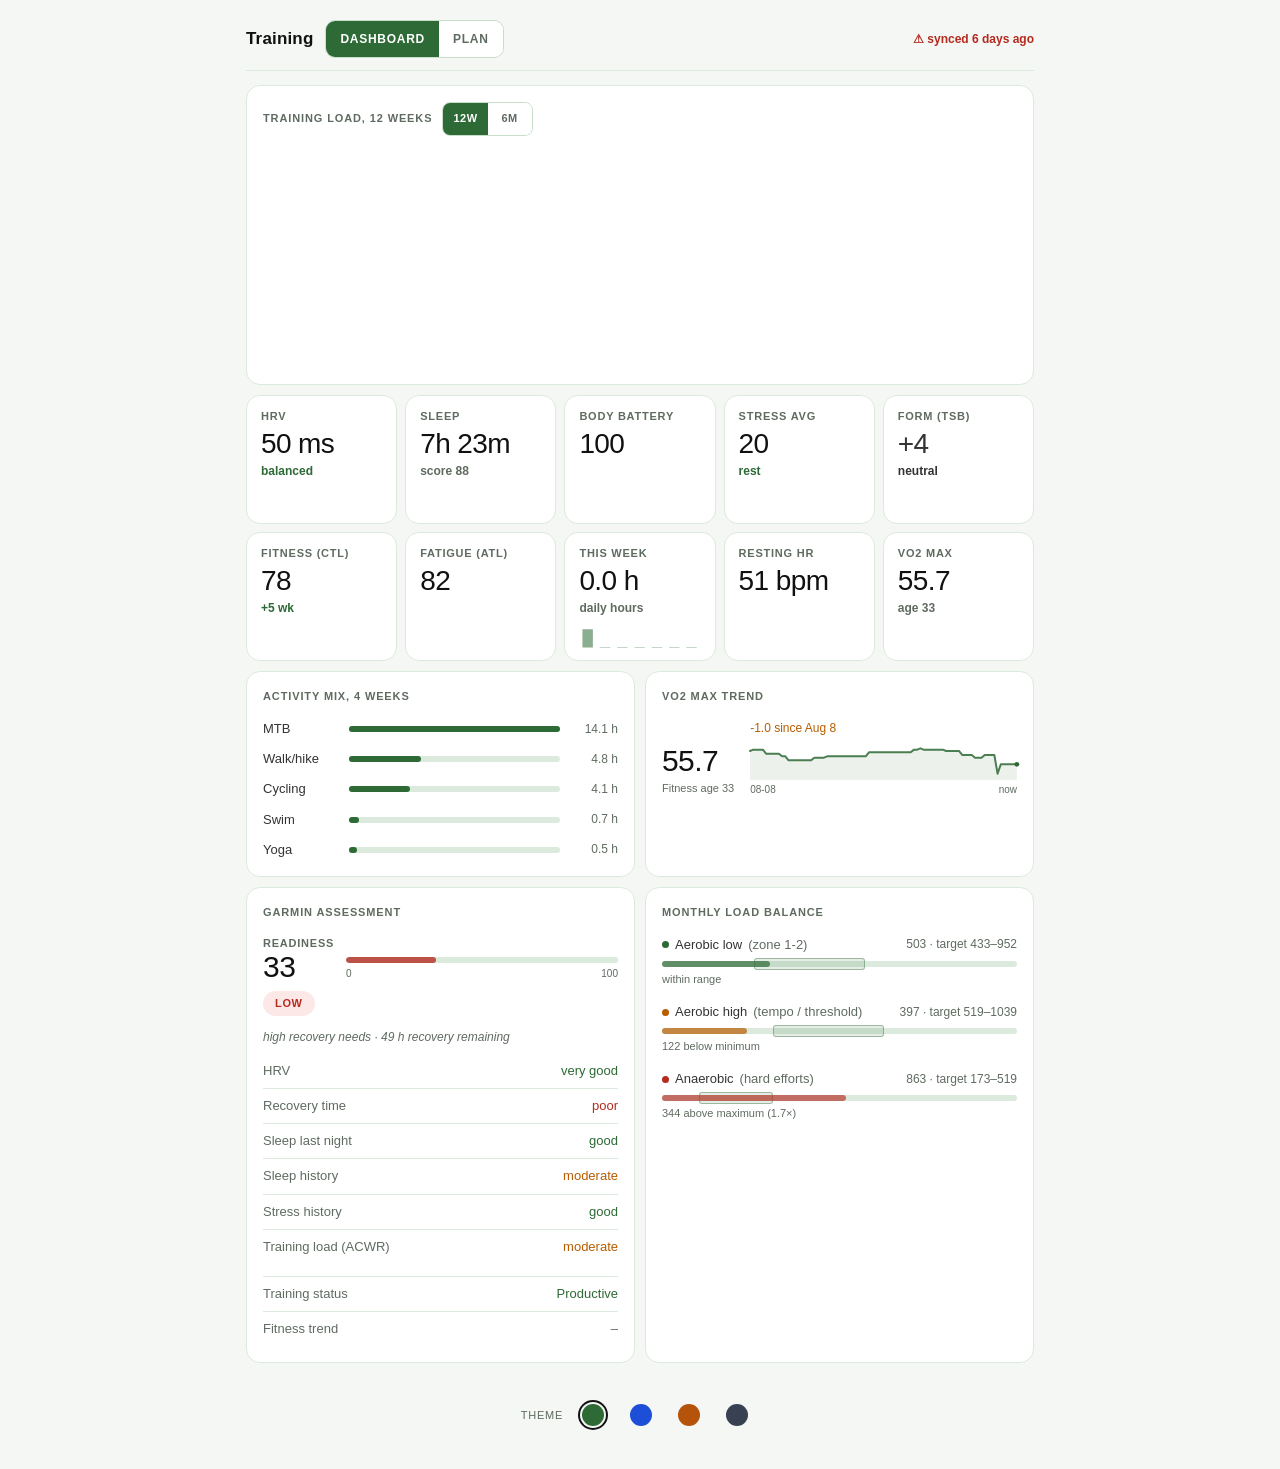
<file: docs/index.html>
<!DOCTYPE html>
<html lang="en">
<head>
<meta charset="utf-8">
<meta name="viewport" content="width=device-width, initial-scale=1, viewport-fit=cover">
<meta name="robots" content="noindex, nofollow">
<meta name="color-scheme" content="light dark">
<meta name="theme-color" content="#f4f7f4" media="(prefers-color-scheme: light)">
<meta name="theme-color" content="#101a11" media="(prefers-color-scheme: dark)">
<meta name="apple-mobile-web-app-capable" content="yes">
<meta name="mobile-web-app-capable" content="yes">
<meta name="apple-mobile-web-app-status-bar-style" content="default">
<meta name="apple-mobile-web-app-title" content="Training">
<meta name="format-detection" content="telephone=no">
<title>Training</title>
<link rel="manifest" href="manifest.webmanifest">
<link rel="icon" href="icon-192.png" type="image/png">
<link rel="apple-touch-icon" href="apple-touch-icon.png">
<link rel="stylesheet" href="style.css">
<script src="theme.js"></script>
<script src="chart.umd.min.js" defer></script>
<script src="shared.js" defer></script>
<script src="dashboard.js" defer></script>
</head>
<body>
<header>
  <h1>Training</h1>
  <nav aria-label="Pages">
    <a href="./" class="nav-link active" aria-current="page">Dashboard</a>
    <a href="plan.html" class="nav-link">Plan</a>
  </nav>
  <span id="synced" class="muted" role="status"></span>
</header>

<main>
<section aria-labelledby="chart-title">
  <div class="chart-head">
    <div class="chart-head-left">
      <h2 id="chart-title">Training load, 12 weeks</h2>
      <div class="range-toggle" role="group" aria-label="Chart range">
        <button type="button" class="range-btn active" data-days="84" aria-pressed="true">12w</button>
        <button type="button" class="range-btn" data-days="182" aria-pressed="false">6m</button>
      </div>
    </div>
    <span id="chart-today-label" class="today-label"></span>
  </div>
  <div class="chart-wrap"><canvas id="loadChart" role="img" aria-label="Daily training load with fitness and fatigue lines"></canvas></div>
</section>

<section class="stats" aria-label="Key metrics">
  <div class="stat" id="card-hrv"     role="button" tabindex="0" aria-expanded="false"></div>
  <div class="stat" id="card-sleep"   role="button" tabindex="0" aria-expanded="false"></div>
  <div class="stat" id="card-battery" role="button" tabindex="0" aria-expanded="false"></div>
  <div class="stat" id="card-stress"  role="button" tabindex="0" aria-expanded="false"></div>
  <div class="stat" id="card-tsb"     role="button" tabindex="0" aria-expanded="false"></div>
  <div class="stat" id="card-ctl"     role="button" tabindex="0" aria-expanded="false"></div>
  <div class="stat" id="card-atl"     role="button" tabindex="0" aria-expanded="false"></div>
  <div class="stat" id="card-week"    role="button" tabindex="0" aria-expanded="false"></div>
  <div class="stat" id="card-rhr"     role="button" tabindex="0" aria-expanded="false"></div>
  <div class="stat" id="card-vo2"     role="button" tabindex="0" aria-expanded="false"></div>
</section>

<div class="two-col">
  <section>
    <h2>Activity mix, 4 weeks</h2>
    <div id="mix"></div>
  </section>
  <section>
    <h2>VO2 max trend</h2>
    <div id="vo2-panel"></div>
  </section>
</div>

<div class="two-col">
  <section>
    <h2>Garmin assessment</h2>
    <div id="garmin-status"></div>
  </section>
  <section>
    <h2>Monthly load balance</h2>
    <div id="load-balance"></div>
  </section>
</div>
</main>

<footer class="theme-switcher" role="group" aria-label="Colour theme">
  <span class="theme-label">Theme</span>
  <button type="button" class="theme-btn" data-theme="green" aria-label="Forest green" style="--swatch:#2d6a35"></button>
  <button type="button" class="theme-btn" data-theme="slate" aria-label="Slate blue"   style="--swatch:#1d4ed8"></button>
  <button type="button" class="theme-btn" data-theme="warm"  aria-label="Warm neutral" style="--swatch:#b45309"></button>
  <button type="button" class="theme-btn" data-theme="mono"  aria-label="Monochrome"   style="--swatch:#374151"></button>
</footer>
</body>
</html>
</file>
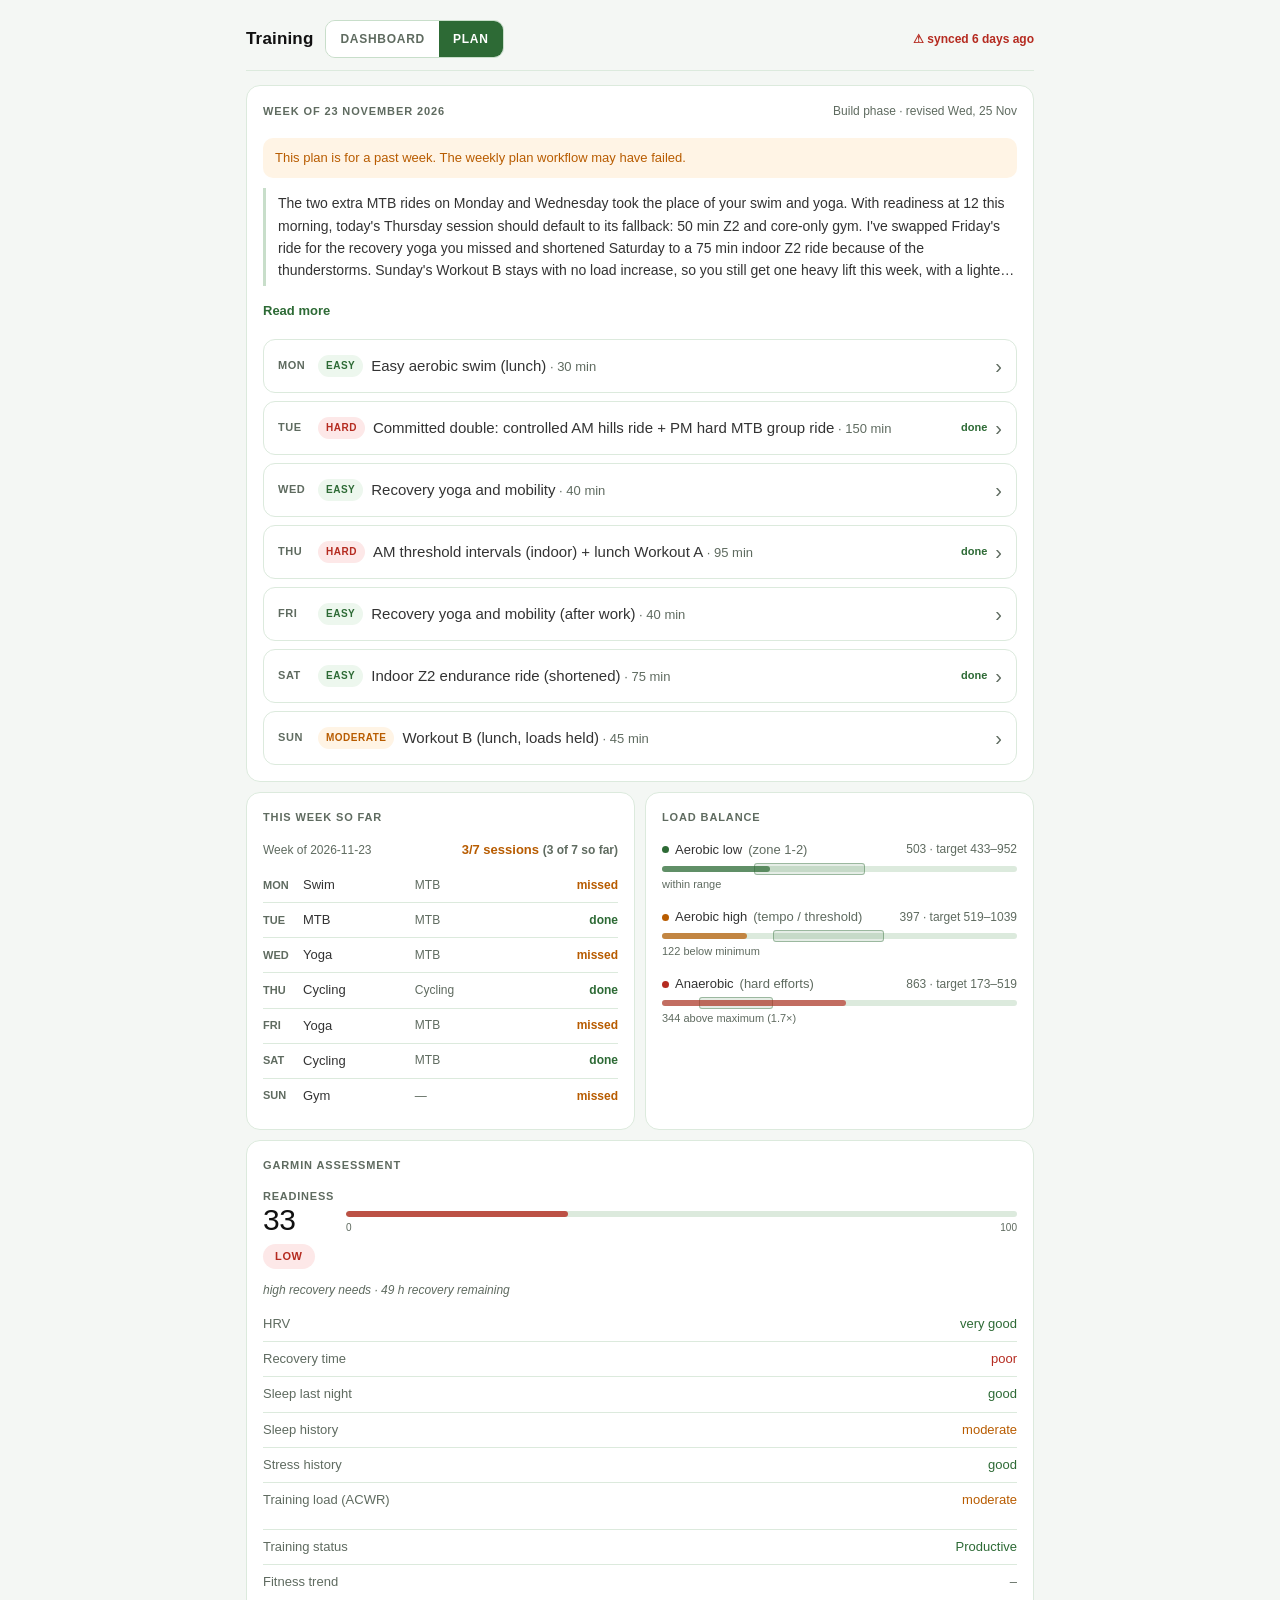
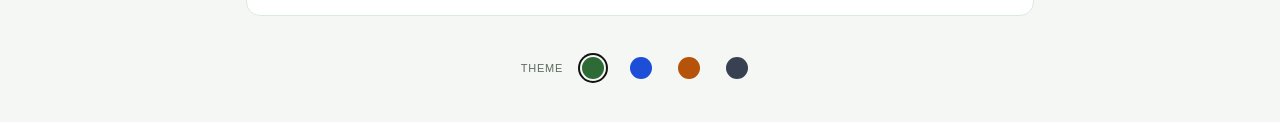
<file: docs/plan.html>
<!DOCTYPE html>
<html lang="en">
<head>
<meta charset="utf-8">
<meta name="viewport" content="width=device-width, initial-scale=1, viewport-fit=cover">
<meta name="robots" content="noindex, nofollow">
<meta name="color-scheme" content="light dark">
<meta name="theme-color" content="#f4f7f4" media="(prefers-color-scheme: light)">
<meta name="theme-color" content="#101a11" media="(prefers-color-scheme: dark)">
<meta name="apple-mobile-web-app-capable" content="yes">
<meta name="mobile-web-app-capable" content="yes">
<meta name="apple-mobile-web-app-status-bar-style" content="default">
<meta name="apple-mobile-web-app-title" content="Training">
<meta name="format-detection" content="telephone=no">
<title>Training — Plan</title>
<link rel="manifest" href="manifest.webmanifest">
<link rel="icon" href="icon-192.png" type="image/png">
<link rel="apple-touch-icon" href="apple-touch-icon.png">
<link rel="stylesheet" href="style.css">
<script src="theme.js"></script>
<script src="shared.js" defer></script>
<script src="plan.js" defer></script>
</head>
<body>
<header>
  <h1>Training</h1>
  <nav aria-label="Pages">
    <a href="./" class="nav-link">Dashboard</a>
    <a href="plan.html" class="nav-link active" aria-current="page">Plan</a>
  </nav>
  <span id="synced" class="muted" role="status"></span>
</header>

<main>
<section id="plan-section">
  <div class="plan-head">
    <h2 id="plan-week">This week's plan</h2>
    <span id="plan-generated" class="muted"></span>
  </div>
  <div id="plan-banner"></div>
  <p id="coach-says"></p>
  <div id="plan-days"></div>
</section>

<div class="two-col">
  <section>
    <h2>This week so far</h2>
    <div id="compliance"></div>
  </section>
  <section>
    <h2>Load balance</h2>
    <div id="load-balance"></div>
  </section>
</div>

<section>
  <h2>Garmin assessment</h2>
  <div id="garmin-status"></div>
</section>
</main>

<footer class="theme-switcher" role="group" aria-label="Colour theme">
  <span class="theme-label">Theme</span>
  <button type="button" class="theme-btn" data-theme="green" aria-label="Forest green" style="--swatch:#2d6a35"></button>
  <button type="button" class="theme-btn" data-theme="slate" aria-label="Slate blue"   style="--swatch:#1d4ed8"></button>
  <button type="button" class="theme-btn" data-theme="warm"  aria-label="Warm neutral" style="--swatch:#b45309"></button>
  <button type="button" class="theme-btn" data-theme="mono"  aria-label="Monochrome"   style="--swatch:#374151"></button>
</footer>
</body>
</html>
</file>
<file: docs/style.css>
/* ---------------------------------------------------------------------------
   Themes. The data-theme attribute is set on <html> by theme.js before first
   paint. Every colour the UI uses is a variable here, so dark mode and the
   four themes never fall back to a hard-coded light colour.
   --------------------------------------------------------------------------- */

:root,
:root[data-theme="green"] {
  --bg: #f4f7f4;
  --card: #ffffff;
  --ink: #111111;
  --ink2: #333333;
  --muted: #5f6b60;
  --line: #dceadd;
  --line2: #c8deca;
  --fitness: #2d6a35;
  --fitness-bg: #edf7ee;
  --fatigue: #b85c00;
  --warn-bg: #fff4e5;
  --danger: #b52b20;
  --danger-bg: #fde8e8;
  --on-accent: #ffffff;
  color-scheme: light;
}

:root[data-theme="slate"] {
  --bg: #f8f9fc;
  --card: #ffffff;
  --ink: #111827;
  --ink2: #374151;
  --muted: #64748b;
  --line: #e2e8f0;
  --line2: #cbd5e1;
  --fitness: #1d4ed8;
  --fitness-bg: #eff6ff;
  --fatigue: #b45309;
  --warn-bg: #fff7ed;
  --danger: #dc2626;
  --danger-bg: #fef2f2;
}

:root[data-theme="warm"] {
  --bg: #faf8f5;
  --card: #ffffff;
  --ink: #1c1917;
  --ink2: #44403c;
  --muted: #78716c;
  --line: #e8e4de;
  --line2: #d6d0c8;
  --fitness: #4d7c0f;      /* was identical to --fatigue; good/bad were indistinguishable */
  --fitness-bg: #f7fee7;
  --fatigue: #b45309;
  --warn-bg: #fffbeb;
  --danger: #b91c1c;
  --danger-bg: #fef2f2;
}

:root[data-theme="mono"] {
  --bg: #ffffff;
  --card: #f9fafb;
  --ink: #000000;
  --ink2: #1f2937;
  --muted: #6b7280;
  --line: #e5e7eb;
  --line2: #d1d5db;
  --fitness: #374151;
  --fitness-bg: #f3f4f6;
  --fatigue: #92400e;
  --warn-bg: #fef3c7;
  --danger: #dc2626;
  --danger-bg: #fef2f2;
}

@media (prefers-color-scheme: dark) {
  :root, :root[data-theme="green"] {
    --bg: #101a11; --card: #162018;
    --ink: #e8efe9; --ink2: #b0ccb2; --muted: #86a088;
    --line: #243d27; --line2: #2f4f33;
    --fitness: #5cb86a; --fitness-bg: #183a1d;
    --fatigue: #e09a40; --warn-bg: #3a2a12;
    --danger: #e07070; --danger-bg: #3a1a1a;
    --on-accent: #0b130c;
    color-scheme: dark;
  }
  :root[data-theme="slate"] {
    --bg: #0f1117; --card: #1a1f2e;
    --ink: #e8eaf6; --ink2: #b0b8d0; --muted: #8b93b3;
    --line: #252d42; --line2: #323c57;
    --fitness: #60a5fa; --fitness-bg: #1e3a5f;
    --fatigue: #fb923c; --warn-bg: #3b2410;
    --danger: #f87171; --danger-bg: #3b1818;
    --on-accent: #0b1020;
  }
  :root[data-theme="warm"] {
    --bg: #1c1917; --card: #292524;
    --ink: #f5f0eb; --ink2: #c9c2bb; --muted: #a39890;
    --line: #3a3330; --line2: #4a423d;
    --fitness: #a3e635; --fitness-bg: #26330f;
    --fatigue: #fbbf24; --warn-bg: #3a2c0a;
    --danger: #f87171; --danger-bg: #3b1818;
    --on-accent: #1c1917;
  }
  :root[data-theme="mono"] {
    --bg: #111111; --card: #1f1f1f;
    --ink: #f5f5f5; --ink2: #d4d4d4; --muted: #9a9a9a;
    --line: #2e2e2e; --line2: #404040;
    --fitness: #d4d4d4; --fitness-bg: #2a2a2a;
    --fatigue: #f59e0b; --warn-bg: #33270d;
    --danger: #f87171; --danger-bg: #3b1818;
    --on-accent: #111111;
  }
}

/* ---------------------------------------------------------------------------
   Base
   --------------------------------------------------------------------------- */

* { box-sizing: border-box; }

html {
  -webkit-text-size-adjust: 100%;   /* stop iOS inflating text in landscape */
  text-size-adjust: 100%;
  background: var(--bg);
}

body {
  margin: 0 auto;
  /* Safe-area insets keep content clear of the notch and home bar,
     both in landscape and when launched from the Home Screen */
  padding:
    max(20px, env(safe-area-inset-top))
    max(16px, env(safe-area-inset-right))
    max(24px, env(safe-area-inset-bottom))
    max(16px, env(safe-area-inset-left));
  max-width: 820px;
  background: var(--bg);
  color: var(--ink);
  font: 15px/1.55 -apple-system, BlinkMacSystemFont, "Helvetica Neue", "Segoe UI", Arial, sans-serif;
  -webkit-font-smoothing: antialiased;
  -webkit-tap-highlight-color: transparent;
  overflow-x: hidden;
}

button { font: inherit; color: inherit; }

:focus-visible { outline: 2px solid var(--fitness); outline-offset: 2px; }

h1 {
  font-size: 17px;
  font-weight: 600;
  margin: 0;
  color: var(--ink);
  letter-spacing: 0.01em;
}

h2 {
  font-size: 11px;
  font-weight: 600;
  margin: 0 0 14px;
  color: var(--muted);
  text-transform: uppercase;
  letter-spacing: 0.08em;
}

.muted { color: var(--muted); font-size: 12px; }
.label {
  font-size: 11px;
  color: var(--muted);
  text-transform: uppercase;
  letter-spacing: 0.07em;
  font-weight: 600;
}

/* ---------------------------------------------------------------------------
   Header + nav
   --------------------------------------------------------------------------- */

header {
  display: flex;
  flex-wrap: wrap;
  justify-content: space-between;
  align-items: center;
  gap: 8px 12px;
  margin-bottom: 14px;
  padding-bottom: 12px;
  border-bottom: 1px solid var(--line);
}

#synced {
  font-size: 12px;
  font-variant-numeric: tabular-nums;
  margin-left: auto;
}
#synced.stale { color: var(--danger); font-weight: 600; }
#synced.stale::before { content: "⚠ "; }

nav {
  display: flex;
  border: 1px solid var(--line2);
  border-radius: 10px;
  overflow: hidden;
}
.nav-link {
  display: flex;
  align-items: center;
  min-height: 36px;
  font-size: 12px;
  font-weight: 600;
  text-transform: uppercase;
  letter-spacing: 0.06em;
  padding: 0 14px;
  color: var(--muted);
  text-decoration: none;
  background: var(--card);
  transition: background 0.15s;
}
.nav-link.active { background: var(--fitness); color: var(--on-accent); }

@media (max-width: 420px) {
  /* Header: title + nav on one row, sync status on its own row */
  #synced { flex-basis: 100%; margin-left: 0; order: 3; }
}

.load-error {
  background: var(--danger-bg);
  color: var(--danger);
  border-radius: 10px;
  padding: 12px 14px;
  font-size: 13px;
  margin: 0 0 10px;
}

/* ---------------------------------------------------------------------------
   Cards
   --------------------------------------------------------------------------- */

section {
  background: var(--card);
  border: 1px solid var(--line);
  border-radius: 14px;
  padding: 16px;
  margin-bottom: 10px;
  min-width: 0;
}

.two-col { display: grid; grid-template-columns: 1fr 1fr; gap: 10px; }
@media (max-width: 600px) { .two-col { grid-template-columns: 1fr; gap: 0; } }

/* ---------------------------------------------------------------------------
   Load chart
   --------------------------------------------------------------------------- */

.chart-head {
  display: flex;
  flex-wrap: wrap;
  justify-content: space-between;
  align-items: center;
  gap: 8px;
  margin-bottom: 12px;
}
.chart-head-left { display: flex; align-items: center; gap: 10px; }
.chart-head h2 { margin: 0; }
.today-label { font-size: 12px; font-weight: 500; }

.chart-wrap { position: relative; height: 220px; touch-action: pan-y; }
@media (max-width: 600px) { .chart-wrap { height: 200px; } }

.range-toggle {
  display: flex;
  border: 1px solid var(--line2);
  border-radius: 8px;
  overflow: hidden;
}
.range-btn {
  min-width: 44px;
  min-height: 32px;
  font-size: 11px;
  font-weight: 600;
  text-transform: uppercase;
  letter-spacing: 0.05em;
  padding: 0 10px;
  color: var(--muted);
  background: var(--card);
  border: none;
  cursor: pointer;
  transition: background 0.15s;
}
.range-btn.active { background: var(--fitness); color: var(--on-accent); }

/* ---------------------------------------------------------------------------
   Stat grid
   --------------------------------------------------------------------------- */

.stats {
  display: grid;
  grid-template-columns: repeat(5, minmax(0, 1fr));
  gap: 8px;
  background: none;
  border: none;
  padding: 0;
  margin-bottom: 10px;
}
@media (max-width: 760px) { .stats { grid-template-columns: repeat(3, minmax(0, 1fr)); } }
@media (max-width: 520px) { .stats { grid-template-columns: repeat(2, minmax(0, 1fr)); } }

.stat {
  background: var(--card);
  border: 1px solid var(--line);
  border-radius: 14px;
  padding: 12px 14px;
  display: flex;
  flex-direction: column;
  gap: 4px;
  min-width: 0;
  cursor: pointer;
  overflow: hidden;
  transition: border-color 0.15s;
  -webkit-user-select: none;
  user-select: none;
}
.stat:active { background: var(--fitness-bg); }
.stat.expanded {
  grid-column: 1 / -1;
  border-color: var(--fitness);
  cursor: default;
  -webkit-user-select: text;
  user-select: text;
}
.stat.expanded:active { background: var(--card); }

.num {
  font-size: 28px;
  font-weight: 300;
  letter-spacing: -0.6px;
  line-height: 1.05;
  font-variant-numeric: tabular-nums;
  white-space: nowrap;
}
.delta { font-size: 12px; color: var(--fitness); font-weight: 600; min-height: 1.2em; }

.spark {
  width: 100%;
  height: 22px;
  display: block;
  margin-top: 4px;
  overflow: visible;
}
.spark-blank { height: 22px; margin-top: 4px; }
.stat.expanded .spark,
.stat.expanded .spark-blank { display: none; }

.stat-detail { display: none; }
.stat.expanded .stat-detail {
  display: block;
  margin-top: 10px;
  padding-top: 12px;
  border-top: 1px solid var(--line);
}
.spark-lg { width: 100%; height: 72px; display: block; overflow: visible; }
.spark-empty { font-size: 12px; color: var(--muted); margin: 0 0 10px; line-height: 1.5; }

.detail-stats { display: flex; gap: 22px; margin-top: 12px; flex-wrap: wrap; }
.detail-stat { display: flex; flex-direction: column; gap: 2px; }
.detail-stat-lbl {
  font-size: 10px;
  color: var(--muted);
  text-transform: uppercase;
  letter-spacing: 0.08em;
  font-weight: 600;
}
.detail-stat-val { font-size: 15px; font-variant-numeric: tabular-nums; color: var(--ink); }

.day-strip {
  display: flex;
  gap: 4px;
  margin-top: 14px;
  padding-top: 10px;
  border-top: 1px solid var(--line);
}
.day-cell {
  flex: 1;
  display: flex;
  flex-direction: column;
  align-items: center;
  gap: 2px;
  min-width: 0;
}
.day-cell-lbl {
  font-size: 10px;
  color: var(--muted);
  text-transform: uppercase;
  letter-spacing: 0.04em;
  font-weight: 600;
}
.day-cell-val { font-size: 12px; color: var(--ink2); font-variant-numeric: tabular-nums; }

.win-pills { display: flex; gap: 8px; margin-top: 14px; }
.win-pill {
  min-height: 36px;
  min-width: 56px;
  font-size: 12px;
  font-weight: 600;
  letter-spacing: 0.05em;
  text-transform: uppercase;
  padding: 0 14px;
  border-radius: 999px;
  border: 1px solid var(--line2);
  background: var(--card);
  color: var(--muted);
  cursor: pointer;
  transition: background 0.15s, color 0.15s;
}
.win-pill.active { background: var(--fitness); border-color: var(--fitness); color: var(--on-accent); }

/* ---------------------------------------------------------------------------
   Activity mix
   --------------------------------------------------------------------------- */

.mix-row {
  display: grid;
  grid-template-columns: 76px 1fr 48px;
  gap: 10px;
  align-items: center;
  margin-bottom: 10px;
}
.mix-row:last-child { margin-bottom: 0; }
.mix-label { font-size: 13px; color: var(--ink2); }
.mix-bar-wrap { background: var(--line); border-radius: 999px; height: 6px; }
.mix-bar { height: 6px; border-radius: 999px; background: var(--fitness); min-width: 3px; }
.mix-hours { font-size: 12px; color: var(--muted); text-align: right; font-variant-numeric: tabular-nums; }

/* ---------------------------------------------------------------------------
   VO2 max
   --------------------------------------------------------------------------- */

.vo2-row { display: flex; align-items: flex-end; gap: 16px; }
.vo2-num { font-size: 30px; font-weight: 300; letter-spacing: -0.6px; line-height: 1; }
.vo2-sub { font-size: 11px; color: var(--muted); margin-top: 4px; }
.vo2-trend { flex: 1; min-width: 0; }
.vo2-trend-label { font-size: 12px; color: var(--muted); margin-bottom: 4px; font-weight: 500; }
.vo2-spark { width: 100%; height: 38px; display: block; overflow: visible; }
.vo2-axis { display: flex; justify-content: space-between; font-size: 10px; color: var(--muted); margin-top: 2px; }

/* ---------------------------------------------------------------------------
   Garmin assessment
   --------------------------------------------------------------------------- */

.status-pill {
  display: inline-flex;
  align-items: center;
  font-size: 11px;
  font-weight: 700;
  padding: 4px 12px;
  border-radius: 999px;
  text-transform: uppercase;
  letter-spacing: 0.06em;
  margin-bottom: 8px;
}
.garmin-kv { width: 100%; font-size: 13px; border-collapse: collapse; margin-top: 8px; }
.garmin-kv td { padding: 7px 0; border-bottom: 1px solid var(--line); color: var(--muted); }
.garmin-kv td:last-child { text-align: right; color: var(--ink); }
.garmin-kv tr:last-child td { border-bottom: none; }
.garmin-kv-sep { border-top: 1px solid var(--line); margin-top: 12px; }

.readiness-wrap { margin-bottom: 2px; }
.readiness-score-row { display: flex; align-items: flex-end; gap: 12px; margin-bottom: 8px; }
.readiness-num { font-size: 30px; font-weight: 300; letter-spacing: -0.5px; line-height: 1; }
.readiness-bar-wrap { flex: 1; }
.readiness-bar-track { height: 6px; background: var(--line); border-radius: 999px; margin-bottom: 3px; overflow: hidden; }
.readiness-bar-fill { height: 6px; border-radius: 999px; opacity: 0.8; }
.readiness-bar-labels { display: flex; justify-content: space-between; font-size: 10px; color: var(--muted); }
.readiness-feedback { font-size: 12px; color: var(--muted); font-style: italic; margin-top: 4px; line-height: 1.5; }

/* ---------------------------------------------------------------------------
   Load balance
   --------------------------------------------------------------------------- */

.balance-row { margin-bottom: 14px; }
.balance-row:last-child { margin-bottom: 0; }
.balance-head {
  display: flex;
  flex-wrap: wrap;
  justify-content: space-between;
  align-items: baseline;
  gap: 2px 8px;
  margin-bottom: 6px;
}
.balance-name { font-size: 13px; font-weight: 500; color: var(--ink2); display: flex; align-items: center; gap: 6px; }
.balance-sub { color: var(--muted); font-weight: 400; }
.balance-nums { font-size: 12px; color: var(--muted); font-variant-numeric: tabular-nums; }
.bar-track { height: 6px; background: var(--line); border-radius: 999px; position: relative; }
.bar-fill { height: 6px; border-radius: 999px; position: absolute; left: 0; top: 0; }
.bar-target {
  position: absolute;
  top: -3px;
  height: 12px;
  border-radius: 3px;
  background: color-mix(in srgb, var(--fitness) 12%, transparent);
  border: 1px solid color-mix(in srgb, var(--fitness) 40%, transparent);
}
.balance-hint { font-size: 11px; color: var(--muted); margin-top: 4px; }
.bal-ok   { background: var(--fitness); opacity: 0.7; }
.bal-warn { background: var(--fatigue); opacity: 0.7; }
.bal-over { background: var(--danger);  opacity: 0.65; }
.dot-status { width: 7px; height: 7px; border-radius: 50%; display: inline-block; flex-shrink: 0; }

/* ---------------------------------------------------------------------------
   Plan page
   --------------------------------------------------------------------------- */

.plan-head {
  display: flex;
  flex-wrap: wrap;
  justify-content: space-between;
  align-items: baseline;
  gap: 4px 12px;
}

.plan-banner {
  font-size: 13px;
  background: var(--fitness-bg);
  color: var(--fitness);
  border-radius: 10px;
  padding: 10px 12px;
  margin: 4px 0 8px;
}
.plan-banner-warn { background: var(--warn-bg); color: var(--fatigue); }

#coach-says {
  font-size: 14px;
  color: var(--ink2);
  line-height: 1.6;
  border-left: 3px solid var(--line2);
  padding: 4px 0 4px 12px;
  margin: 10px 0 12px;
}
#coach-says:empty { display: none; }
.coach-clamped {
  display: -webkit-box;
  -webkit-line-clamp: 4;
  line-clamp: 4;
  -webkit-box-orient: vertical;
  overflow: hidden;
}
#coach-says.coach-expanded { display: block; -webkit-line-clamp: unset; line-clamp: unset; overflow: visible; }
.coach-toggle {
  font-size: 13px;
  font-weight: 600;
  color: var(--fitness);
  background: none;
  border: none;
  padding: 6px 0;
  margin: -6px 0 10px;
  min-height: 36px;
  cursor: pointer;
}

.int-pill {
  font-size: 10px;
  font-weight: 700;
  padding: 3px 8px;
  border-radius: 999px;
  text-transform: uppercase;
  letter-spacing: 0.05em;
  white-space: nowrap;
  flex-shrink: 0;
}

.day-card {
  background: var(--card);
  border: 1px solid var(--line);
  border-radius: 12px;
  margin-bottom: 8px;
  overflow: hidden;
  transition: border-color 0.15s;
}
.day-card:last-child { margin-bottom: 0; }
.day-card.expanded { border-color: var(--fitness); }
.day-card.past:not(.expanded) .day-session { color: var(--ink2); }

.day-header {
  display: flex;
  align-items: center;
  gap: 8px;
  width: 100%;
  min-height: 52px;
  padding: 12px 14px;
  background: none;
  border: none;
  text-align: left;
  cursor: pointer;
  -webkit-user-select: none;
  user-select: none;
}
.day-header:active { background: var(--fitness-bg); }

.day-lbl {
  font-size: 11px;
  font-weight: 700;
  text-transform: uppercase;
  letter-spacing: 0.05em;
  color: var(--muted);
  width: 32px;
  flex-shrink: 0;
}
.day-today { color: var(--fitness); }

.day-session {
  font-size: 15px;
  font-weight: 500;
  color: var(--ink);
  flex: 1;
  min-width: 0;
  line-height: 1.3;
  overflow-wrap: anywhere;
}
.day-dur { font-weight: 400; color: var(--muted); font-size: 13px; white-space: nowrap; }

.day-status { font-size: 11px; font-weight: 600; flex-shrink: 0; }
.st-done  { color: var(--fitness); }
.st-today { color: var(--fatigue); }
.day-chevron {
  font-size: 20px;
  color: var(--muted);
  flex-shrink: 0;
  transition: transform 0.2s ease;
  line-height: 1;
}
.day-card.expanded .day-chevron { transform: rotate(90deg); }

.day-body {
  display: none;
  padding: 0 14px 14px;
  border-top: 1px solid var(--line);
}
.day-card.expanded .day-body { display: block; }

@media (max-width: 420px) {
  /* Narrow phones: wrap the pill under the day label so the title gets room */
  .day-header { flex-wrap: wrap; row-gap: 4px; }
  .day-session { flex-basis: calc(100% - 100px); order: 3; padding-left: 40px; }
  .day-status { margin-left: auto; }
}

/* Gym blocks */
.ex-block { margin-top: 12px; }
.ex-block + .ex-block { margin-top: 16px; }
.ex-block-title {
  font-size: 12px;
  font-weight: 700;
  text-transform: uppercase;
  letter-spacing: 0.06em;
  color: var(--fitness);
  margin-bottom: 4px;
}
.ex-note { font-size: 13px; color: var(--muted); margin: 8px 0; line-height: 1.5; }
.ex-item {
  display: flex;
  justify-content: space-between;
  align-items: center;
  gap: 12px;
  padding: 11px 0;
  border-bottom: 1px solid var(--line);
}
.ex-item:has(+ .ex-note), .ex-item:last-child { border-bottom: none; }
.ex-name { font-size: 15px; color: var(--ink); }
.ex-left { display: flex; flex-direction: column; gap: 2px; flex: 1; min-width: 0; }
.ex-inline-note { font-size: 12px; color: var(--muted); }
.ex-sets { font-size: 14px; font-weight: 600; color: var(--muted); white-space: nowrap; font-variant-numeric: tabular-nums; }
.ex-sets-key { color: var(--fitness); }

/* Swim blocks */
.swim-block { margin-top: 10px; }
.swim-row {
  display: flex;
  gap: 12px;
  padding: 9px 0;
  border-bottom: 1px solid var(--line);
  align-items: baseline;
}
.swim-row:last-child { border-bottom: none; }
.swim-phase {
  font-size: 11px;
  font-weight: 700;
  text-transform: uppercase;
  letter-spacing: 0.05em;
  color: var(--fitness);
  width: 70px;
  flex-shrink: 0;
}
.swim-content { font-size: 14px; color: var(--ink2); line-height: 1.5; min-width: 0; }

.detail-prose { font-size: 14px; color: var(--ink2); line-height: 1.6; margin: 10px 0 0; }

/* Fallback option for hard/key sessions */
.day-fallback {
  font-size: 13px;
  color: var(--ink2);
  line-height: 1.5;
  background: var(--warn-bg);
  border-radius: 8px;
  padding: 8px 10px;
  margin: 12px 0 0;
}
.day-fallback-lbl {
  display: block;
  font-size: 10px;
  font-weight: 700;
  text-transform: uppercase;
  letter-spacing: 0.06em;
  color: var(--fatigue);
  margin-bottom: 2px;
}

/* Compliance */
.comp-head {
  display: flex;
  flex-wrap: wrap;
  justify-content: space-between;
  align-items: baseline;
  gap: 4px 8px;
  margin-bottom: 8px;
}
.comp-tally { font-size: 13px; font-weight: 600; }
.comp-planned { font-size: 13px; color: var(--ink2); }
.comp-actual { font-size: 12px; color: var(--muted); }

.kv { width: 100%; font-size: 13px; border-collapse: collapse; }
.kv td { padding: 7px 4px 7px 0; border-bottom: 1px solid var(--line); }
.kv tr:last-child td { border-bottom: none; }
.kv .day { width: 40px; font-size: 11px; font-weight: 700; text-transform: uppercase; color: var(--muted); }
.kv .status { text-align: right; font-size: 12px; font-weight: 600; padding-right: 0; }

/* ---------------------------------------------------------------------------
   Theme switcher
   --------------------------------------------------------------------------- */

.theme-switcher {
  display: flex;
  align-items: center;
  justify-content: center;
  gap: 4px;
  padding: 20px 0 8px;
}
.theme-label {
  font-size: 11px;
  color: var(--muted);
  text-transform: uppercase;
  letter-spacing: 0.07em;
  margin-right: 4px;
}
/* 44px hit area around a 22px swatch */
.theme-btn {
  width: 44px;
  height: 44px;
  padding: 0;
  border: none;
  background: none;
  cursor: pointer;
  display: grid;
  place-items: center;
}
.theme-btn::before {
  content: "";
  width: 22px;
  height: 22px;
  border-radius: 50%;
  background: var(--swatch);
  transition: box-shadow 0.15s;
}
.theme-btn.active::before { box-shadow: 0 0 0 2px var(--bg), 0 0 0 4px var(--ink); }

/* ---------------------------------------------------------------------------
   Hover only on devices that really hover. On iOS, :hover sticks after a tap.
   --------------------------------------------------------------------------- */

@media (hover: hover) {
  .nav-link:not(.active):hover,
  .range-btn:not(.active):hover,
  .win-pill:not(.active):hover { background: var(--line); }
  .stat:not(.expanded):hover { border-color: var(--line2); }
  .day-header:hover { background: color-mix(in srgb, var(--line) 50%, transparent); }
  .theme-btn:not(.active):hover::before { box-shadow: 0 0 0 3px var(--line2); }
}

@media (prefers-reduced-motion: reduce) {
  *, *::before { transition: none !important; }
}
</file>
